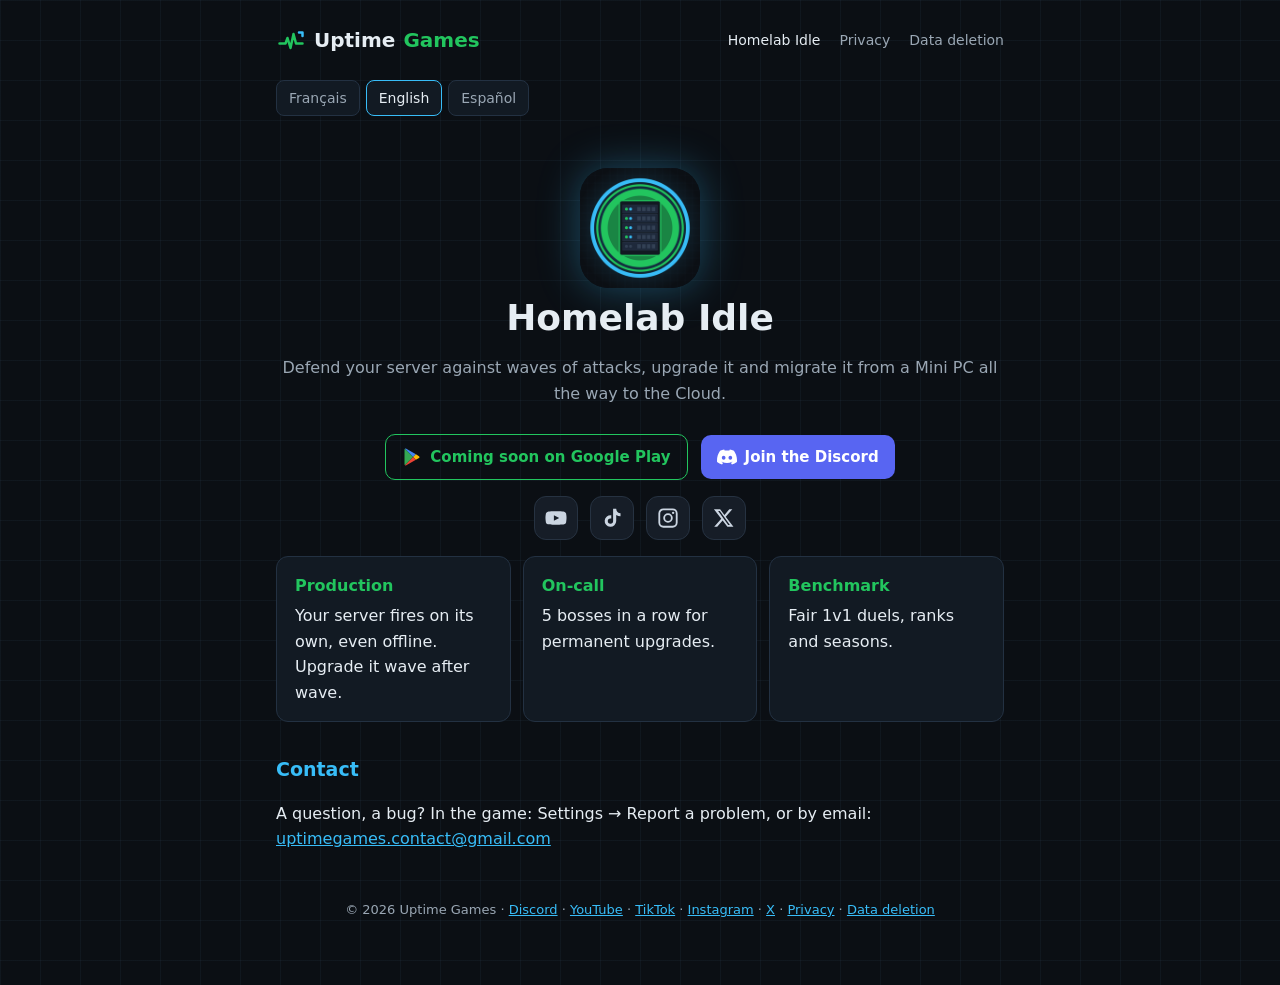
<file: index.html>
<!doctype html>
<html lang="fr">
<head>
  <meta charset="utf-8">
  <meta name="viewport" content="width=device-width, initial-scale=1">
  <title>Homelab Idle — Uptime Games</title>
  <link rel="icon" href="icon.png">
  <link rel="stylesheet" href="style.css">
  <style>
    .hero img { width: 120px; height: 120px; border-radius: 28px; box-shadow: 0 0 40px rgba(56,189,248,.35); }
    .feat { display: grid; grid-template-columns: repeat(auto-fit, minmax(200px, 1fr)); gap: 12px; }
    .feat .card { margin: 0; }
    .btn-discord { background: #5865f2; color: #fff; margin-left: 8px; }
    .feat b { display: block; color: var(--green); margin-bottom: 4px; }
    .hero .btn { display: inline-flex; align-items: center; gap: 8px; font-size: 15px; padding: 10px 16px; }
    .bi { width: 20px; height: 20px; flex: none; }
    .btn.soon { background: transparent; color: var(--green); border: 1px solid var(--green); cursor: default; }
    .socials { display: flex; justify-content: center; gap: 12px; margin: 16px 0 8px; }
    .socials a { display: grid; place-items: center; width: 44px; height: 44px; border-radius: 12px; background: #161d27; border: 1px solid #263241; color: #cbd5e1; transition: color .15s, border-color .15s, transform .15s; }
    .socials a:hover { transform: translateY(-2px); }
    .socials .s-youtube:hover { color: #fff; background: #ff0033; border-color: #ff0033; }
    .socials .s-tiktok:hover { color: #fff; background: #010101; border-color: #25f4ee; box-shadow: 2px 2px 0 #fe2c55; }
    .socials .s-instagram:hover { color: #fff; border-color: #dd2a7b; background: radial-gradient(circle at 30% 110%, #feda75 0%, #fa7e1e 25%, #d62976 55%, #962fbf 75%, #4f5bd5 100%); }
    .socials .s-x:hover { color: #000; background: #fff; border-color: #fff; }
    .socials svg { width: 22px; height: 22px; }
  </style>
</head>
<body>
<div class="wrap">
  <header>
    <a class="brand" data-href="index.html" href="index.html"><svg class="ug-mark" viewBox="0 0 120 120" aria-hidden="true"><path d="M14 74h24l8-22 12 40 12-56 10 38h26" fill="none" stroke="#22c55e" stroke-width="10" stroke-linecap="round" stroke-linejoin="round"/><path d="M92 30h14v14" fill="none" stroke="#38bdf8" stroke-width="10" stroke-linecap="round" stroke-linejoin="round"/></svg>Uptime <b>Games</b></a>
    <nav>
      <a class="on" data-href="index.html" href="index.html">Homelab Idle</a>
      <a data-href="privacy.html" href="privacy.html">Privacy</a>
      <a data-href="delete.html" href="delete.html">Data deletion</a>
    </nav>
  </header>
  <div class="langs"><button data-l="fr">Français</button><button data-l="en">English</button><button data-l="es">Español</button></div>

  <section lang="fr">
    <div class="hero">
      <img src="icon.png" alt="Homelab Idle">
      <h1>Homelab Idle</h1>
      <p class="muted">Défends ton serveur contre les vagues d'attaques, améliore-le et fais-le migrer du Mini PC jusqu'au Cloud.</p>
      <a class="btn soon" aria-disabled="true"><svg class="bi" viewBox="0 0 24 24" aria-hidden="true"><path fill="#34a853" d="M3.6 2.2 13.4 12l-9.8 9.8c-.4-.2-.6-.6-.6-1.1V3.3c0-.5.2-.9.6-1.1Z"/><path fill="#4285f4" d="M3.6 2.2c.4-.4 1-.4 1.6-.1l11.5 6.6-3.3 3.3-9.8-9.8Z"/><path fill="#fbbc04" d="m16.7 8.7-3.3 3.3 3.3 3.3 3.7-2.1c.8-.5.8-1.7 0-2.2l-3.7-2.3Z"/><path fill="#ea4335" d="M3.6 21.8 13.4 12l3.3 3.3L5.2 21.9c-.6.3-1.2.3-1.6-.1Z"/></svg>Bientôt sur Google Play</a>
      <a class="btn btn-discord" href="https://discord.gg/bAwJk3PTSf"><svg class="bi" viewBox="0 0 24 24" aria-hidden="true"><path fill="currentColor" d="M20.3 4.4A19.8 19.8 0 0 0 15.4 3l-.6 1.3a18.3 18.3 0 0 0-5.6 0L8.6 3a19.7 19.7 0 0 0-4.9 1.5C.6 9.1-.3 13.6.1 18.1a19.9 19.9 0 0 0 6 3l1.3-2.1a12.9 12.9 0 0 1-2-1l.5-.4a14.2 14.2 0 0 0 12.2 0l.5.4a12.9 12.9 0 0 1-2 1l1.3 2.1a19.8 19.8 0 0 0 6-3c.5-5.2-.8-9.7-3.6-13.7ZM8 15.4c-1.2 0-2.2-1.1-2.2-2.4S6.8 10.6 8 10.6s2.2 1.1 2.2 2.4-1 2.4-2.2 2.4Zm8 0c-1.2 0-2.2-1.1-2.2-2.4s1-2.4 2.2-2.4 2.2 1.1 2.2 2.4-1 2.4-2.2 2.4Z"/></svg>Rejoindre le Discord</a>
      <div class="socials"><a href="https://www.youtube.com/@uptime_games" target="_blank" rel="noopener" class="s-youtube" aria-label="YouTube" title="YouTube"><svg viewBox="0 0 24 24"><path fill="currentColor" d="M23 7.2a3 3 0 0 0-2.1-2.1C19 4.6 12 4.6 12 4.6s-7 0-8.9.5A3 3 0 0 0 1 7.2 31 31 0 0 0 .5 12a31 31 0 0 0 .5 4.8 3 3 0 0 0 2.1 2.1c1.9.5 8.9.5 8.9.5s7 0 8.9-.5a3 3 0 0 0 2.1-2.1 31 31 0 0 0 .5-4.8 31 31 0 0 0-.5-4.8ZM9.7 15.1V8.9l5.8 3.1-5.8 3.1Z"/></svg></a><a href="https://www.tiktok.com/@uptime_games" target="_blank" rel="noopener" class="s-tiktok" aria-label="TikTok" title="TikTok"><svg viewBox="0 0 24 24"><path fill="currentColor" d="M16.6 2h-3.4v13.4a2.9 2.9 0 1 1-2.9-2.9c.3 0 .6 0 .9.1V9.1a6.3 6.3 0 1 0 5.4 6.3V8.6a8 8 0 0 0 4.7 1.5V6.7a4.7 4.7 0 0 1-4.7-4.7Z"/></svg></a><a href="https://www.instagram.com/uptime_games" target="_blank" rel="noopener" class="s-instagram" aria-label="Instagram" title="Instagram"><svg viewBox="0 0 24 24"><path fill="none" stroke="currentColor" stroke-width="2" d="M7 2.5h10A4.5 4.5 0 0 1 21.5 7v10a4.5 4.5 0 0 1-4.5 4.5H7A4.5 4.5 0 0 1 2.5 17V7A4.5 4.5 0 0 1 7 2.5Z"/><circle cx="12" cy="12" r="4.2" fill="none" stroke="currentColor" stroke-width="2"/><circle cx="17.6" cy="6.4" r="1.3" fill="currentColor"/></svg></a><a href="https://x.com/uptime_games" target="_blank" rel="noopener" class="s-x" aria-label="X" title="X"><svg viewBox="0 0 24 24"><path fill="currentColor" d="M17.8 2.5h3.3l-7.2 8.2 8.4 10.8h-6.6l-5.2-6.7-5.9 6.7H1.3l7.7-8.8L1 2.5h6.8l4.7 6.1 5.3-6.1Zm-1.2 17h1.8L7.5 4.3H5.6l11 15.2Z"/></svg></a></div>
    </div>
    <div class="feat">
      <div class="card"><b>Production</b>Ton serveur tire tout seul, même hors ligne. Améliore-le vague après vague.</div>
      <div class="card"><b>Astreinte</b>5 boss d'affilée pour des améliorations permanentes.</div>
      <div class="card"><b>Benchmark</b>Duels 1v1 à armes égales, rangs et saisons.</div>
    </div>
    <h2>Contact</h2>
    <p>Une question, un bug ? Dans le jeu : Réglages → Signaler un problème, ou par mail : <a href="mailto:uptimegames.contact@gmail.com">uptimegames.contact@gmail.com</a></p>
  </section>

  <section lang="en">
    <div class="hero">
      <img src="icon.png" alt="Homelab Idle">
      <h1>Homelab Idle</h1>
      <p class="muted">Defend your server against waves of attacks, upgrade it and migrate it from a Mini PC all the way to the Cloud.</p>
      <a class="btn soon" aria-disabled="true"><svg class="bi" viewBox="0 0 24 24" aria-hidden="true"><path fill="#34a853" d="M3.6 2.2 13.4 12l-9.8 9.8c-.4-.2-.6-.6-.6-1.1V3.3c0-.5.2-.9.6-1.1Z"/><path fill="#4285f4" d="M3.6 2.2c.4-.4 1-.4 1.6-.1l11.5 6.6-3.3 3.3-9.8-9.8Z"/><path fill="#fbbc04" d="m16.7 8.7-3.3 3.3 3.3 3.3 3.7-2.1c.8-.5.8-1.7 0-2.2l-3.7-2.3Z"/><path fill="#ea4335" d="M3.6 21.8 13.4 12l3.3 3.3L5.2 21.9c-.6.3-1.2.3-1.6-.1Z"/></svg>Coming soon on Google Play</a>
      <a class="btn btn-discord" href="https://discord.gg/bAwJk3PTSf"><svg class="bi" viewBox="0 0 24 24" aria-hidden="true"><path fill="currentColor" d="M20.3 4.4A19.8 19.8 0 0 0 15.4 3l-.6 1.3a18.3 18.3 0 0 0-5.6 0L8.6 3a19.7 19.7 0 0 0-4.9 1.5C.6 9.1-.3 13.6.1 18.1a19.9 19.9 0 0 0 6 3l1.3-2.1a12.9 12.9 0 0 1-2-1l.5-.4a14.2 14.2 0 0 0 12.2 0l.5.4a12.9 12.9 0 0 1-2 1l1.3 2.1a19.8 19.8 0 0 0 6-3c.5-5.2-.8-9.7-3.6-13.7ZM8 15.4c-1.2 0-2.2-1.1-2.2-2.4S6.8 10.6 8 10.6s2.2 1.1 2.2 2.4-1 2.4-2.2 2.4Zm8 0c-1.2 0-2.2-1.1-2.2-2.4s1-2.4 2.2-2.4 2.2 1.1 2.2 2.4-1 2.4-2.2 2.4Z"/></svg>Join the Discord</a>
      <div class="socials"><a href="https://www.youtube.com/@uptime_games" target="_blank" rel="noopener" class="s-youtube" aria-label="YouTube" title="YouTube"><svg viewBox="0 0 24 24"><path fill="currentColor" d="M23 7.2a3 3 0 0 0-2.1-2.1C19 4.6 12 4.6 12 4.6s-7 0-8.9.5A3 3 0 0 0 1 7.2 31 31 0 0 0 .5 12a31 31 0 0 0 .5 4.8 3 3 0 0 0 2.1 2.1c1.9.5 8.9.5 8.9.5s7 0 8.9-.5a3 3 0 0 0 2.1-2.1 31 31 0 0 0 .5-4.8 31 31 0 0 0-.5-4.8ZM9.7 15.1V8.9l5.8 3.1-5.8 3.1Z"/></svg></a><a href="https://www.tiktok.com/@uptime_games" target="_blank" rel="noopener" class="s-tiktok" aria-label="TikTok" title="TikTok"><svg viewBox="0 0 24 24"><path fill="currentColor" d="M16.6 2h-3.4v13.4a2.9 2.9 0 1 1-2.9-2.9c.3 0 .6 0 .9.1V9.1a6.3 6.3 0 1 0 5.4 6.3V8.6a8 8 0 0 0 4.7 1.5V6.7a4.7 4.7 0 0 1-4.7-4.7Z"/></svg></a><a href="https://www.instagram.com/uptime_games" target="_blank" rel="noopener" class="s-instagram" aria-label="Instagram" title="Instagram"><svg viewBox="0 0 24 24"><path fill="none" stroke="currentColor" stroke-width="2" d="M7 2.5h10A4.5 4.5 0 0 1 21.5 7v10a4.5 4.5 0 0 1-4.5 4.5H7A4.5 4.5 0 0 1 2.5 17V7A4.5 4.5 0 0 1 7 2.5Z"/><circle cx="12" cy="12" r="4.2" fill="none" stroke="currentColor" stroke-width="2"/><circle cx="17.6" cy="6.4" r="1.3" fill="currentColor"/></svg></a><a href="https://x.com/uptime_games" target="_blank" rel="noopener" class="s-x" aria-label="X" title="X"><svg viewBox="0 0 24 24"><path fill="currentColor" d="M17.8 2.5h3.3l-7.2 8.2 8.4 10.8h-6.6l-5.2-6.7-5.9 6.7H1.3l7.7-8.8L1 2.5h6.8l4.7 6.1 5.3-6.1Zm-1.2 17h1.8L7.5 4.3H5.6l11 15.2Z"/></svg></a></div>
    </div>
    <div class="feat">
      <div class="card"><b>Production</b>Your server fires on its own, even offline. Upgrade it wave after wave.</div>
      <div class="card"><b>On-call</b>5 bosses in a row for permanent upgrades.</div>
      <div class="card"><b>Benchmark</b>Fair 1v1 duels, ranks and seasons.</div>
    </div>
    <h2>Contact</h2>
    <p>A question, a bug? In the game: Settings → Report a problem, or by email: <a href="mailto:uptimegames.contact@gmail.com">uptimegames.contact@gmail.com</a></p>
  </section>

  <section lang="es">
    <div class="hero">
      <img src="icon.png" alt="Homelab Idle">
      <h1>Homelab Idle</h1>
      <p class="muted">Defiende tu servidor de oleadas de ataques, mejóralo y migra del Mini PC hasta la Nube.</p>
      <a class="btn soon" aria-disabled="true"><svg class="bi" viewBox="0 0 24 24" aria-hidden="true"><path fill="#34a853" d="M3.6 2.2 13.4 12l-9.8 9.8c-.4-.2-.6-.6-.6-1.1V3.3c0-.5.2-.9.6-1.1Z"/><path fill="#4285f4" d="M3.6 2.2c.4-.4 1-.4 1.6-.1l11.5 6.6-3.3 3.3-9.8-9.8Z"/><path fill="#fbbc04" d="m16.7 8.7-3.3 3.3 3.3 3.3 3.7-2.1c.8-.5.8-1.7 0-2.2l-3.7-2.3Z"/><path fill="#ea4335" d="M3.6 21.8 13.4 12l3.3 3.3L5.2 21.9c-.6.3-1.2.3-1.6-.1Z"/></svg>Muy pronto en Google Play</a>
      <a class="btn btn-discord" href="https://discord.gg/bAwJk3PTSf"><svg class="bi" viewBox="0 0 24 24" aria-hidden="true"><path fill="currentColor" d="M20.3 4.4A19.8 19.8 0 0 0 15.4 3l-.6 1.3a18.3 18.3 0 0 0-5.6 0L8.6 3a19.7 19.7 0 0 0-4.9 1.5C.6 9.1-.3 13.6.1 18.1a19.9 19.9 0 0 0 6 3l1.3-2.1a12.9 12.9 0 0 1-2-1l.5-.4a14.2 14.2 0 0 0 12.2 0l.5.4a12.9 12.9 0 0 1-2 1l1.3 2.1a19.8 19.8 0 0 0 6-3c.5-5.2-.8-9.7-3.6-13.7ZM8 15.4c-1.2 0-2.2-1.1-2.2-2.4S6.8 10.6 8 10.6s2.2 1.1 2.2 2.4-1 2.4-2.2 2.4Zm8 0c-1.2 0-2.2-1.1-2.2-2.4s1-2.4 2.2-2.4 2.2 1.1 2.2 2.4-1 2.4-2.2 2.4Z"/></svg>Unirse al Discord</a>
      <div class="socials"><a href="https://www.youtube.com/@uptime_games" target="_blank" rel="noopener" class="s-youtube" aria-label="YouTube" title="YouTube"><svg viewBox="0 0 24 24"><path fill="currentColor" d="M23 7.2a3 3 0 0 0-2.1-2.1C19 4.6 12 4.6 12 4.6s-7 0-8.9.5A3 3 0 0 0 1 7.2 31 31 0 0 0 .5 12a31 31 0 0 0 .5 4.8 3 3 0 0 0 2.1 2.1c1.9.5 8.9.5 8.9.5s7 0 8.9-.5a3 3 0 0 0 2.1-2.1 31 31 0 0 0 .5-4.8 31 31 0 0 0-.5-4.8ZM9.7 15.1V8.9l5.8 3.1-5.8 3.1Z"/></svg></a><a href="https://www.tiktok.com/@uptime_games" target="_blank" rel="noopener" class="s-tiktok" aria-label="TikTok" title="TikTok"><svg viewBox="0 0 24 24"><path fill="currentColor" d="M16.6 2h-3.4v13.4a2.9 2.9 0 1 1-2.9-2.9c.3 0 .6 0 .9.1V9.1a6.3 6.3 0 1 0 5.4 6.3V8.6a8 8 0 0 0 4.7 1.5V6.7a4.7 4.7 0 0 1-4.7-4.7Z"/></svg></a><a href="https://www.instagram.com/uptime_games" target="_blank" rel="noopener" class="s-instagram" aria-label="Instagram" title="Instagram"><svg viewBox="0 0 24 24"><path fill="none" stroke="currentColor" stroke-width="2" d="M7 2.5h10A4.5 4.5 0 0 1 21.5 7v10a4.5 4.5 0 0 1-4.5 4.5H7A4.5 4.5 0 0 1 2.5 17V7A4.5 4.5 0 0 1 7 2.5Z"/><circle cx="12" cy="12" r="4.2" fill="none" stroke="currentColor" stroke-width="2"/><circle cx="17.6" cy="6.4" r="1.3" fill="currentColor"/></svg></a><a href="https://x.com/uptime_games" target="_blank" rel="noopener" class="s-x" aria-label="X" title="X"><svg viewBox="0 0 24 24"><path fill="currentColor" d="M17.8 2.5h3.3l-7.2 8.2 8.4 10.8h-6.6l-5.2-6.7-5.9 6.7H1.3l7.7-8.8L1 2.5h6.8l4.7 6.1 5.3-6.1Zm-1.2 17h1.8L7.5 4.3H5.6l11 15.2Z"/></svg></a></div>
    </div>
    <div class="feat">
      <div class="card"><b>Producción</b>Tu servidor dispara solo, incluso sin conexión. Mejóralo oleada tras oleada.</div>
      <div class="card"><b>Guardia</b>5 jefes seguidos para mejoras permanentes.</div>
      <div class="card"><b>Benchmark</b>Duelos 1v1 en igualdad, rangos y temporadas.</div>
    </div>
    <h2>Contacto</h2>
    <p>¿Una pregunta, un bug? En el juego: Ajustes → Informar de un problema, o por correo: <a href="mailto:uptimegames.contact@gmail.com">uptimegames.contact@gmail.com</a></p>
  </section>

  <footer>© 2026 Uptime Games · <a href="https://discord.gg/bAwJk3PTSf">Discord</a> · <a href="https://www.youtube.com/@uptime_games" target="_blank" rel="noopener">YouTube</a> · <a href="https://www.tiktok.com/@uptime_games" target="_blank" rel="noopener">TikTok</a> · <a href="https://www.instagram.com/uptime_games" target="_blank" rel="noopener">Instagram</a> · <a href="https://x.com/uptime_games" target="_blank" rel="noopener">X</a> · <a data-href="privacy.html" href="privacy.html">Privacy</a> · <a data-href="delete.html" href="delete.html">Data deletion</a></footer>
</div>
<script src="lang.js"></script>
</body>
</html>
</file>
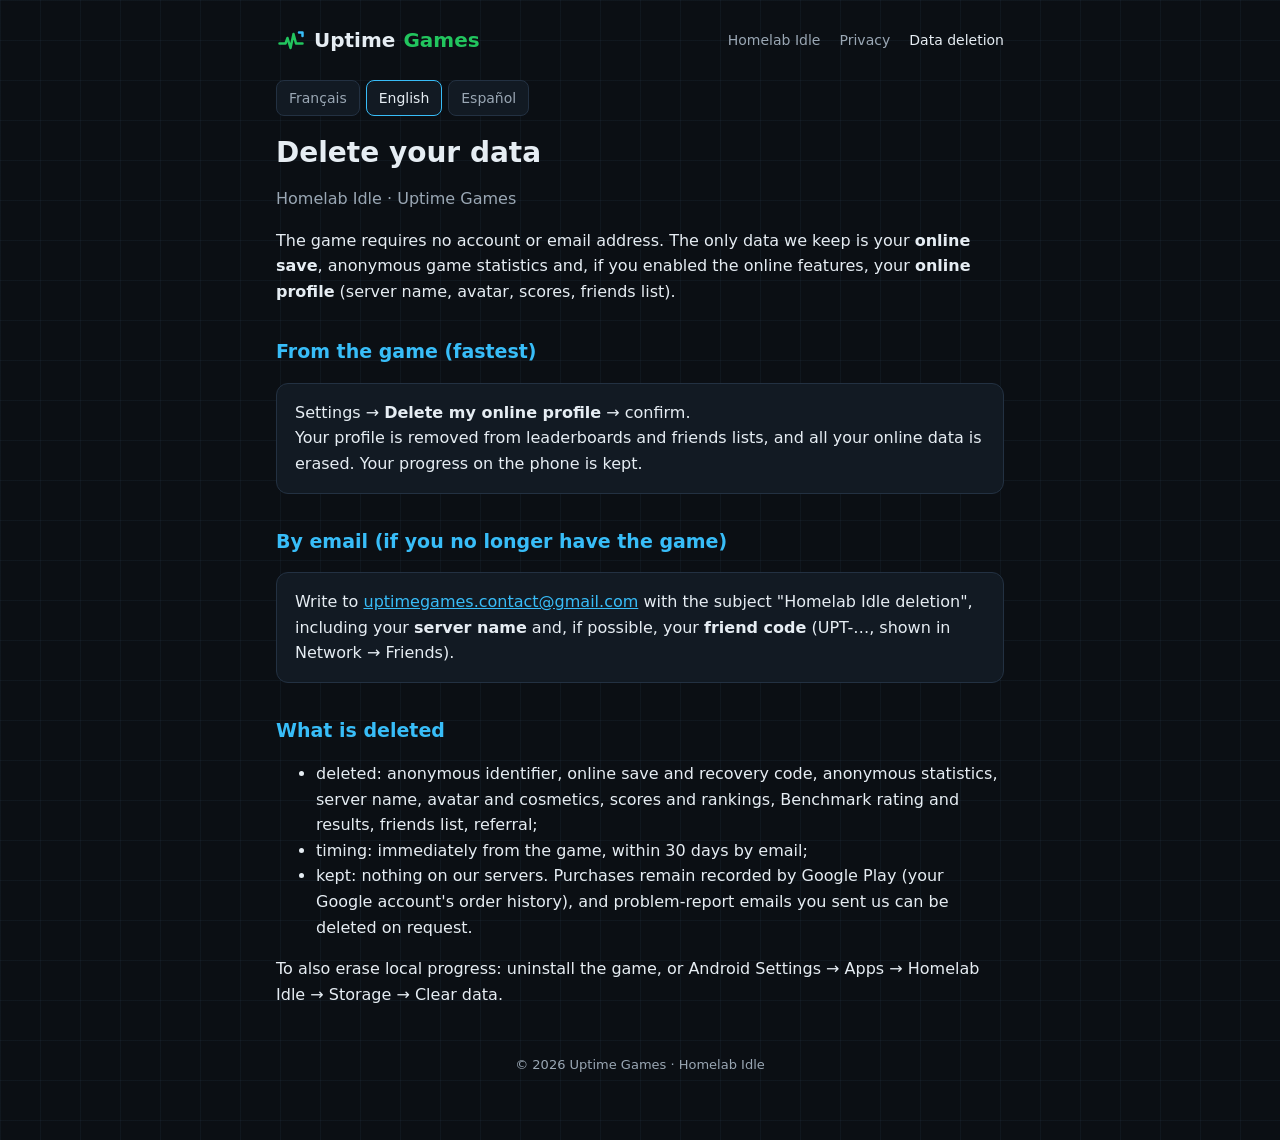
<file: delete.html>
<!doctype html>
<html lang="fr">
<head>
  <meta charset="utf-8">
  <meta name="viewport" content="width=device-width, initial-scale=1">
  <title>Homelab Idle — Suppression des données</title>
  <link rel="stylesheet" href="style.css">
</head>
<body>
<div class="wrap">
  <header>
    <a class="brand" data-href="index.html" href="index.html"><svg class="ug-mark" viewBox="0 0 120 120" aria-hidden="true"><path d="M14 74h24l8-22 12 40 12-56 10 38h26" fill="none" stroke="#22c55e" stroke-width="10" stroke-linecap="round" stroke-linejoin="round"/><path d="M92 30h14v14" fill="none" stroke="#38bdf8" stroke-width="10" stroke-linecap="round" stroke-linejoin="round"/></svg>Uptime <b>Games</b></a>
    <nav>
      <a data-href="index.html" href="index.html">Homelab Idle</a>
      <a data-href="privacy.html" href="privacy.html">Privacy</a>
      <a class="on" data-href="delete.html" href="delete.html">Data deletion</a>
    </nav>
  </header>
  <div class="langs"><button data-l="fr">Français</button><button data-l="en">English</button><button data-l="es">Español</button></div>

  <section lang="fr">
    <h1>Supprimer vos données</h1>
    <p class="muted">Homelab Idle · Uptime Games</p>
    <p>Le jeu ne demande aucun compte ni adresse mail. Les seules données que nous conservons sont votre <b>sauvegarde en ligne</b>, des statistiques de jeu anonymes et, si vous avez activé les fonctions en ligne, votre <b>profil en ligne</b> (nom de serveur, avatar, scores, liste d'amis).</p>

    <h2>Depuis le jeu (le plus rapide)</h2>
    <div class="card">
      Réglages → <b>Supprimer mon profil en ligne</b> → confirmer.<br>
      Votre profil disparaît des classements et des listes d'amis, et toutes vos données en ligne sont effacées. Votre progression sur le téléphone est conservée.
    </div>

    <h2>Par mail (si vous n'avez plus le jeu)</h2>
    <div class="card">
      Écrivez à <a href="mailto:uptimegames.contact@gmail.com">uptimegames.contact@gmail.com</a> avec pour objet « Suppression Homelab Idle », en indiquant votre <b>nom de serveur</b> et, si possible, votre <b>code ami</b> (UPT-…, visible dans Réseau → Amis).
    </div>

    <h2>Ce qui est supprimé</h2>
    <ul>
      <li>supprimé : identifiant anonyme, sauvegarde en ligne et code de récupération, statistiques anonymes, nom de serveur, avatar et cosmétiques, scores et classements, cote et résultats du Benchmark, liste d'amis, parrainage ;</li>
      <li>délai : immédiat depuis le jeu, sous 30 jours par mail ;</li>
      <li>conservé : rien côté serveur. Les achats restent enregistrés par Google Play (historique de commandes de votre compte Google), et les mails de signalement que vous nous avez envoyés peuvent être supprimés sur simple demande.</li>
    </ul>
    <p>Pour effacer aussi la progression locale : désinstallez le jeu, ou Paramètres Android → Applications → Homelab Idle → Stockage → Effacer les données.</p>
  </section>

  <section lang="en">
    <h1>Delete your data</h1>
    <p class="muted">Homelab Idle · Uptime Games</p>
    <p>The game requires no account or email address. The only data we keep is your <b>online save</b>, anonymous game statistics and, if you enabled the online features, your <b>online profile</b> (server name, avatar, scores, friends list).</p>

    <h2>From the game (fastest)</h2>
    <div class="card">
      Settings → <b>Delete my online profile</b> → confirm.<br>
      Your profile is removed from leaderboards and friends lists, and all your online data is erased. Your progress on the phone is kept.
    </div>

    <h2>By email (if you no longer have the game)</h2>
    <div class="card">
      Write to <a href="mailto:uptimegames.contact@gmail.com">uptimegames.contact@gmail.com</a> with the subject "Homelab Idle deletion", including your <b>server name</b> and, if possible, your <b>friend code</b> (UPT-…, shown in Network → Friends).
    </div>

    <h2>What is deleted</h2>
    <ul>
      <li>deleted: anonymous identifier, online save and recovery code, anonymous statistics, server name, avatar and cosmetics, scores and rankings, Benchmark rating and results, friends list, referral;</li>
      <li>timing: immediately from the game, within 30 days by email;</li>
      <li>kept: nothing on our servers. Purchases remain recorded by Google Play (your Google account's order history), and problem-report emails you sent us can be deleted on request.</li>
    </ul>
    <p>To also erase local progress: uninstall the game, or Android Settings → Apps → Homelab Idle → Storage → Clear data.</p>
  </section>

  <section lang="es">
    <h1>Eliminar tus datos</h1>
    <p class="muted">Homelab Idle · Uptime Games</p>
    <p>El juego no pide cuenta ni correo electrónico. Los únicos datos que conservamos son tu <b>guardado en línea</b>, estadísticas de juego anónimas y, si activaste las funciones en línea, tu <b>perfil en línea</b> (nombre de servidor, avatar, puntuaciones, lista de amigos).</p>

    <h2>Desde el juego (lo más rápido)</h2>
    <div class="card">
      Ajustes → <b>Eliminar mi perfil en línea</b> → confirmar.<br>
      Tu perfil desaparece de las clasificaciones y de las listas de amigos, y se borran todos tus datos en línea. Tu progreso en el teléfono se conserva.
    </div>

    <h2>Por correo (si ya no tienes el juego)</h2>
    <div class="card">
      Escribe a <a href="mailto:uptimegames.contact@gmail.com">uptimegames.contact@gmail.com</a> con el asunto «Eliminación Homelab Idle», indicando tu <b>nombre de servidor</b> y, si es posible, tu <b>código de amigo</b> (UPT-…, visible en Red → Amigos).
    </div>

    <h2>Qué se elimina</h2>
    <ul>
      <li>se elimina: identificador anónimo, guardado en línea y código de recuperación, estadísticas anónimas, nombre de servidor, avatar y cosméticos, puntuaciones y clasificaciones, valoración y resultados del Benchmark, lista de amigos, apadrinamiento;</li>
      <li>plazo: inmediato desde el juego, en 30 días por correo;</li>
      <li>se conserva: nada en nuestros servidores. Las compras quedan registradas en Google Play (historial de pedidos de tu cuenta de Google), y los correos de informe que nos enviaste se pueden borrar si lo pides.</li>
    </ul>
    <p>Para borrar también el progreso local: desinstala el juego, o Ajustes de Android → Aplicaciones → Homelab Idle → Almacenamiento → Borrar datos.</p>
  </section>

  <footer>© 2026 Uptime Games · Homelab Idle</footer>
</div>
<script src="lang.js"></script>
</body>
</html>
</file>
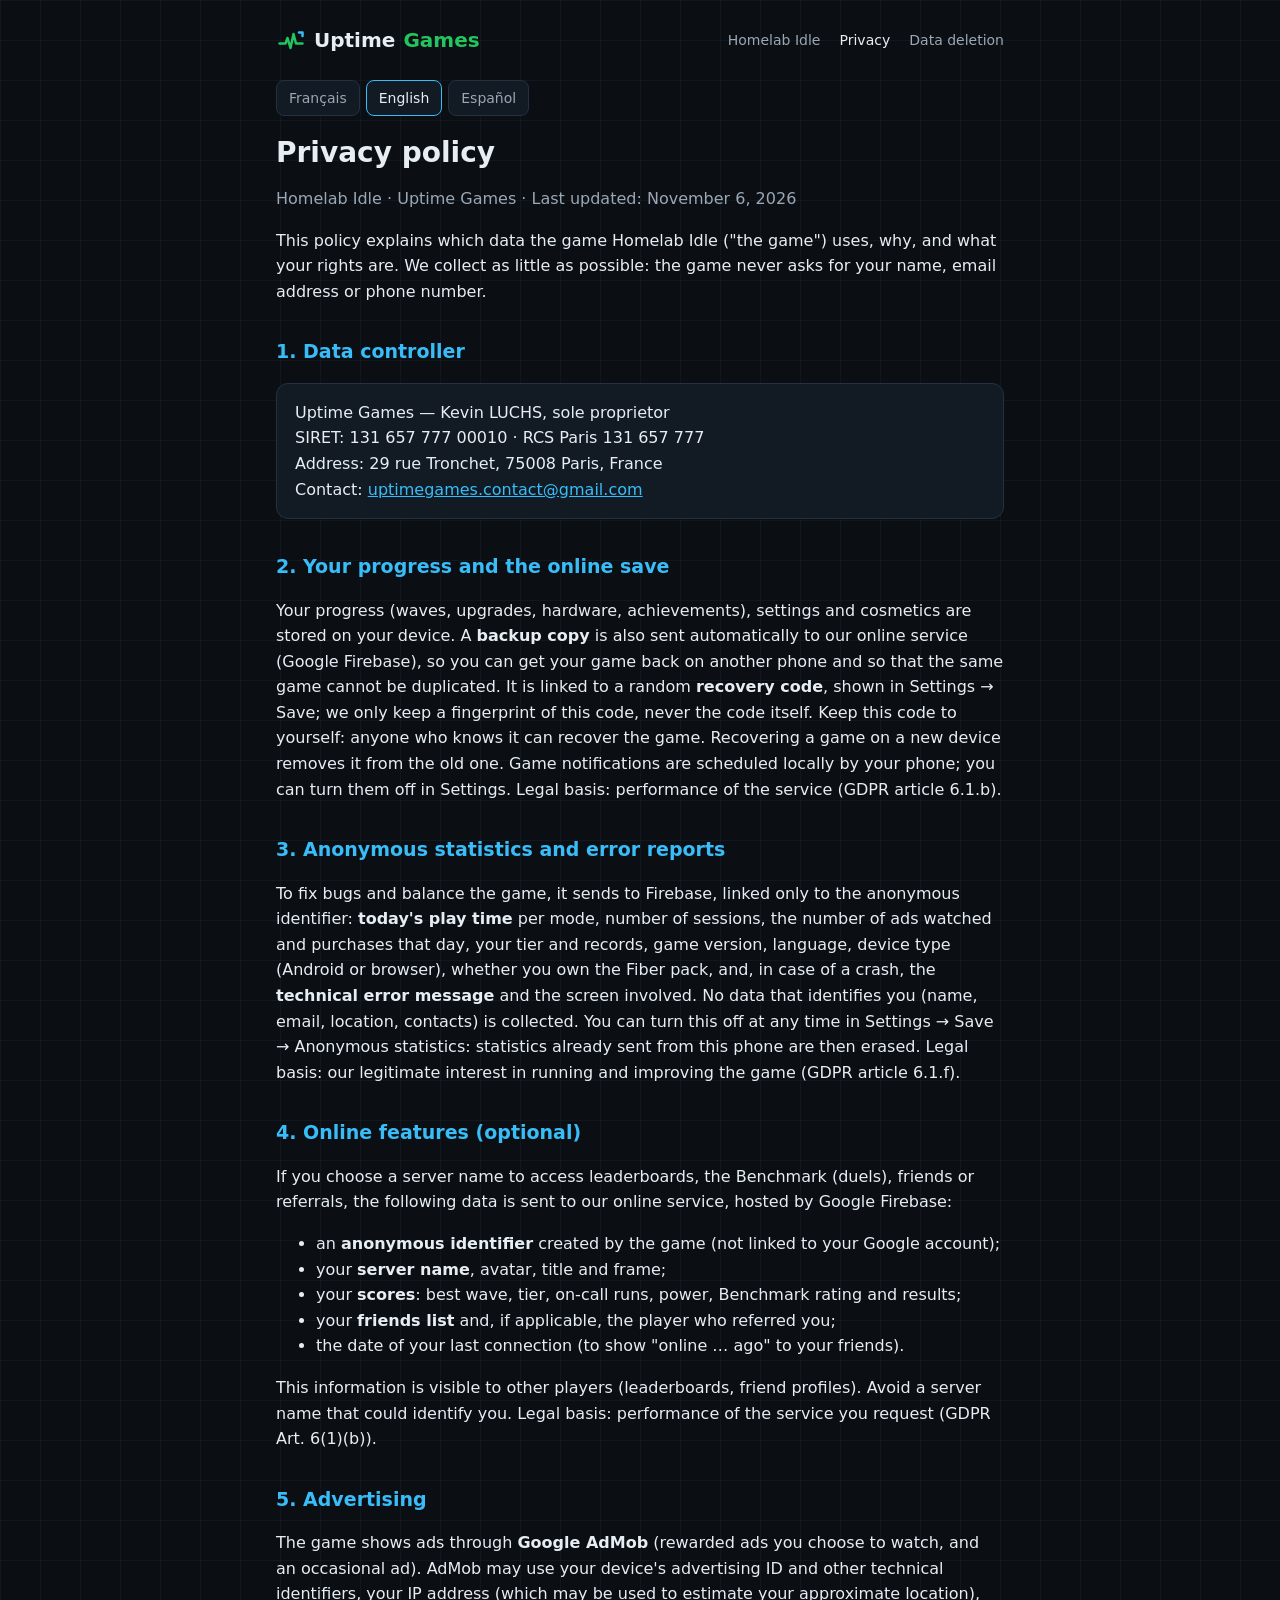
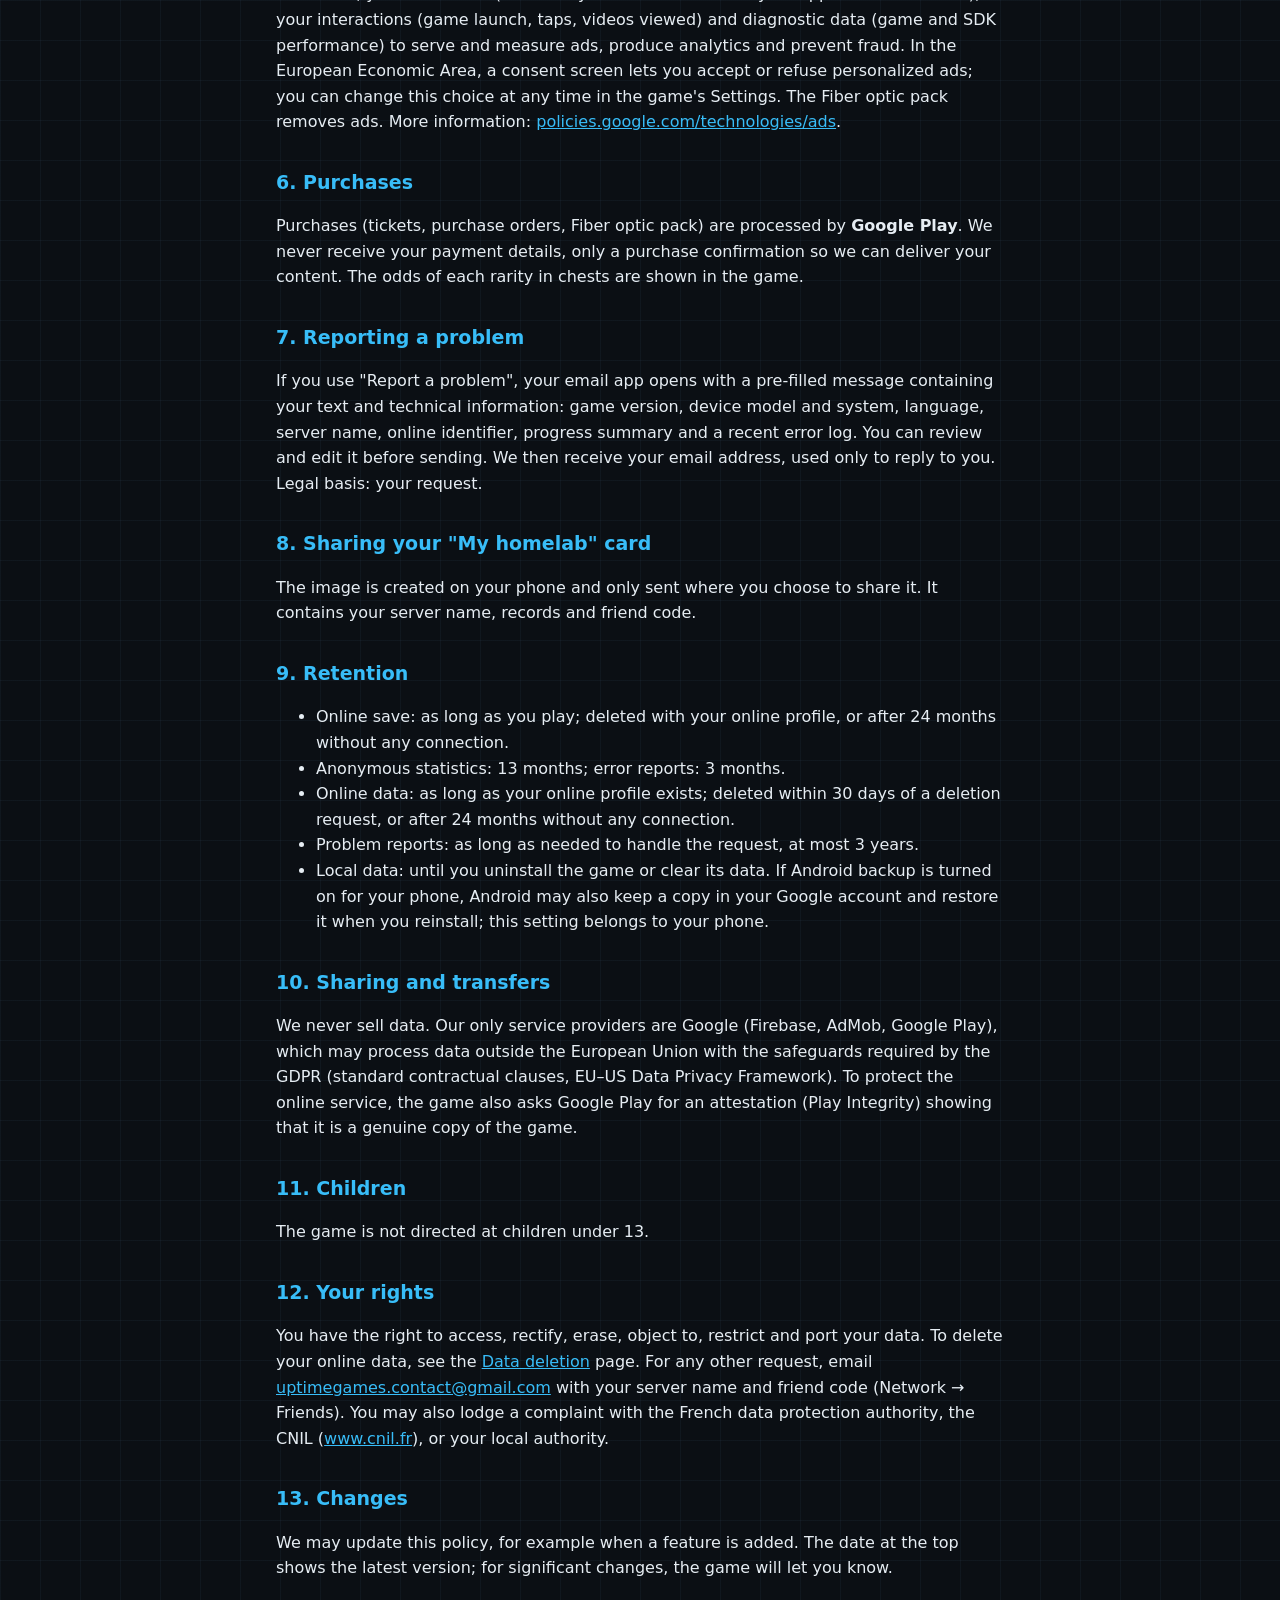
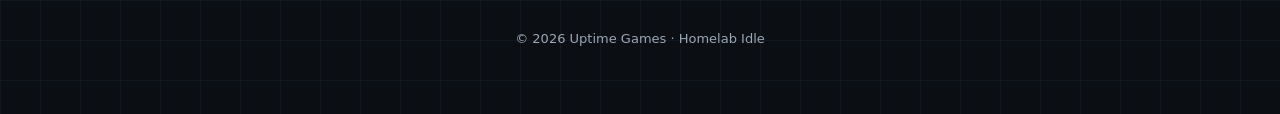
<file: privacy.html>
<!doctype html>
<html lang="fr">
<head>
  <meta charset="utf-8">
  <meta name="viewport" content="width=device-width, initial-scale=1">
  <title>Homelab Idle — Confidentialité</title>
  <link rel="stylesheet" href="style.css">
</head>
<body>
<div class="wrap">
  <header>
    <a class="brand" data-href="index.html" href="index.html"><svg class="ug-mark" viewBox="0 0 120 120" aria-hidden="true"><path d="M14 74h24l8-22 12 40 12-56 10 38h26" fill="none" stroke="#22c55e" stroke-width="10" stroke-linecap="round" stroke-linejoin="round"/><path d="M92 30h14v14" fill="none" stroke="#38bdf8" stroke-width="10" stroke-linecap="round" stroke-linejoin="round"/></svg>Uptime <b>Games</b></a>
    <nav>
      <a data-href="index.html" href="index.html">Homelab Idle</a>
      <a class="on" data-href="privacy.html" href="privacy.html">Privacy</a>
      <a data-href="delete.html" href="delete.html">Data deletion</a>
    </nav>
  </header>
  <div class="langs"><button data-l="fr">Français</button><button data-l="en">English</button><button data-l="es">Español</button></div>

  <!-- ===================================================== FRANÇAIS -->
  <section lang="fr">
    <h1>Politique de confidentialité</h1>
    <p class="muted">Homelab Idle · Uptime Games · Dernière mise à jour : 6 novembre 2026</p>

    <p>Cette politique explique quelles données le jeu Homelab Idle (« le jeu ») utilise, pourquoi, et quels sont vos droits. Nous collectons le minimum nécessaire : le jeu ne vous demande ni votre nom, ni votre adresse mail, ni votre numéro de téléphone.</p>

    <h2>1. Responsable du traitement</h2>
    <div class="card">
      Uptime Games — Kevin LUCHS, entrepreneur individuel<br>
      SIRET : 131 657 777 00010 · RCS Paris 131 657 777<br>
      Adresse : 29 rue Tronchet, 75008 Paris, France<br>
      Contact : <a href="mailto:uptimegames.contact@gmail.com">uptimegames.contact@gmail.com</a>
    </div>

    <h2>2. Votre progression et la sauvegarde en ligne</h2>
    <p>Votre progression (vagues, améliorations, matériel, succès), vos réglages et vos cosmétiques sont enregistrés sur votre appareil. Une <b>copie de sauvegarde</b> est aussi envoyée automatiquement à notre service en ligne (Google Firebase), pour que vous puissiez retrouver votre partie sur un autre téléphone et pour empêcher qu'une même partie soit dupliquée. Elle est rattachée à un <b>code de récupération</b> aléatoire, affiché dans Réglages → Sauvegarde ; nous ne conservons qu'une empreinte de ce code, jamais le code lui-même. Gardez ce code pour vous : toute personne qui le connaît peut récupérer la partie. Récupérer une partie sur un nouvel appareil la retire de l'ancien. Les notifications du jeu sont programmées localement par votre téléphone ; vous pouvez les couper dans les Réglages. Base légale : exécution du service (article 6.1.b du RGPD).</p>

    <h2>3. Statistiques anonymes et rapports d'erreurs</h2>
    <p>Pour corriger les bugs et équilibrer le jeu, celui-ci envoie à Firebase, rattachés au seul identifiant anonyme : le <b>temps de jeu du jour</b> par mode, le nombre de sessions, le nombre de pubs regardées et d'achats du jour, votre palier et vos records, la version du jeu, la langue, le type d'appareil (Android ou navigateur), si vous avez le pack Fibre optique, et, en cas de plantage, le <b>message d'erreur technique</b> et l'écran concerné. Aucune donnée permettant de vous identifier (nom, mail, position, contacts) n'est collectée. Vous pouvez désactiver cet envoi à tout moment dans Réglages → Sauvegarde → Statistiques anonymes : les statistiques déjà envoyées depuis ce téléphone sont alors effacées. Base légale : notre intérêt légitime à faire fonctionner et améliorer le jeu (article 6.1.f du RGPD).</p>

    <h2>4. Fonctions en ligne (facultatives)</h2>
    <p>Si vous choisissez un nom de serveur pour accéder aux classements, au Benchmark (duels), aux amis ou au parrainage, les données suivantes sont envoyées à notre service en ligne, hébergé par Google Firebase :</p>
    <ul>
      <li>un <b>identifiant anonyme</b> généré par le jeu (aucun lien avec votre compte Google) ;</li>
      <li>votre <b>nom de serveur</b>, votre avatar, votre titre et votre cadre ;</li>
      <li>vos <b>scores</b> : meilleure vague, palier, astreintes, puissance, cote et résultats du Benchmark ;</li>
      <li>votre <b>liste d'amis</b> et, le cas échéant, le parrain qui vous a invité ;</li>
      <li>la date de votre dernière connexion (pour afficher « en ligne il y a… » à vos amis).</li>
    </ul>
    <p>Ces informations sont visibles des autres joueurs (classements, profils d'amis). Évitez de choisir un nom de serveur qui permet de vous identifier. Base légale : exécution du service que vous demandez (article 6.1.b du RGPD).</p>

    <h2>5. Publicités</h2>
    <p>Le jeu affiche des publicités via <b>Google AdMob</b> (pubs récompensées que vous choisissez de regarder, et une pub occasionnelle). AdMob peut utiliser l'identifiant publicitaire de votre appareil et d'autres identifiants techniques, votre adresse IP (qui peut servir à estimer votre position approximative), vos interactions (lancement du jeu, appuis, vidéos vues) et des données de diagnostic (performances du jeu et du SDK), pour afficher et mesurer les publicités, établir des statistiques et prévenir la fraude. Dans l'Espace économique européen, une fenêtre de consentement vous permet d'accepter ou de refuser les publicités personnalisées ; vous pouvez modifier ce choix à tout moment depuis les Réglages du jeu. Le pack Fibre optique supprime les publicités. Plus d'informations : <a href="https://policies.google.com/technologies/ads">policies.google.com/technologies/ads</a>.</p>

    <h2>6. Achats</h2>
    <p>Les achats (tickets, bons de commande, pack Fibre optique) sont traités par <b>Google Play</b>. Nous ne recevons jamais vos coordonnées bancaires : seulement une confirmation d'achat pour vous donner votre contenu. Les chances d'obtention de chaque rareté dans les coffres sont affichées dans le jeu.</p>

    <h2>7. Signalement d'un problème</h2>
    <p>Si vous utilisez « Signaler un problème », votre application de messagerie s'ouvre avec un message prérempli. Il contient votre texte et des informations techniques : version du jeu, modèle et système de l'appareil, langue, nom de serveur, identifiant en ligne et résumé de progression, ainsi qu'un journal d'erreurs récent. Vous pouvez le relire et le modifier avant l'envoi. Nous recevons alors votre adresse mail ; elle sert uniquement à vous répondre. Base légale : votre demande.</p>

    <h2>8. Partage de votre carte « Mon homelab »</h2>
    <p>L'image est créée sur votre téléphone et n'est envoyée que là où vous choisissez de la partager. Elle contient votre nom de serveur, vos records et votre code ami.</p>

    <h2>9. Durée de conservation</h2>
    <ul>
      <li>Sauvegarde en ligne : tant que vous jouez ; supprimée avec votre profil en ligne, ou après 24 mois sans aucune connexion.</li>
      <li>Statistiques anonymes : 13 mois ; rapports d'erreurs : 3 mois.</li>
      <li>Données en ligne : tant que votre profil en ligne existe ; supprimées sous 30 jours après une demande de suppression, ou après 24 mois sans aucune connexion.</li>
      <li>Messages de signalement : le temps de traiter la demande, au plus 3 ans.</li>
      <li>Données locales : jusqu'à la désinstallation du jeu ou l'effacement de ses données. Si la sauvegarde Android est activée sur votre téléphone, Android peut aussi en conserver une copie dans votre compte Google et la restaurer à la réinstallation ; ce réglage dépend de votre téléphone.</li>
    </ul>

    <h2>10. Partage et transferts</h2>
    <p>Nous ne vendons aucune donnée. Nos seuls prestataires sont Google (Firebase, AdMob, Google Play), qui peut traiter des données hors de l'Union européenne avec les garanties prévues par le RGPD (clauses contractuelles types, cadre de protection des données UE–États-Unis). Pour protéger le service en ligne, le jeu demande aussi à Google Play une attestation (Play Integrity) montrant qu'il s'agit d'une copie authentique du jeu.</p>

    <h2>11. Enfants</h2>
    <p>Le jeu ne s'adresse pas aux enfants de moins de 13 ans. En France, le consentement aux publicités personnalisées d'un mineur de moins de 15 ans doit être donné avec un titulaire de l'autorité parentale.</p>

    <h2>12. Vos droits</h2>
    <p>Vous disposez des droits d'accès, de rectification, d'effacement, d'opposition, de limitation et de portabilité de vos données. Pour supprimer vos données en ligne, consultez la page <a data-href="delete.html" href="delete.html">Suppression des données</a>. Pour toute autre demande, écrivez-nous à <a href="mailto:uptimegames.contact@gmail.com">uptimegames.contact@gmail.com</a> en indiquant votre nom de serveur et votre code ami (Réseau → Amis). Vous pouvez aussi adresser une réclamation à la CNIL (<a href="https://www.cnil.fr">www.cnil.fr</a>).</p>

    <h2>13. Modifications</h2>
    <p>Nous pouvons mettre à jour cette politique, par exemple quand une fonction est ajoutée. La date en haut de page indique la dernière version ; en cas de changement important, le jeu vous en informera.</p>
  </section>

  <!-- ===================================================== ENGLISH -->
  <section lang="en">
    <h1>Privacy policy</h1>
    <p class="muted">Homelab Idle · Uptime Games · Last updated: November 6, 2026</p>

    <p>This policy explains which data the game Homelab Idle ("the game") uses, why, and what your rights are. We collect as little as possible: the game never asks for your name, email address or phone number.</p>

    <h2>1. Data controller</h2>
    <div class="card">
      Uptime Games — Kevin LUCHS, sole proprietor<br>
      SIRET: 131 657 777 00010 · RCS Paris 131 657 777<br>
      Address: 29 rue Tronchet, 75008 Paris, France<br>
      Contact: <a href="mailto:uptimegames.contact@gmail.com">uptimegames.contact@gmail.com</a>
    </div>

    <h2>2. Your progress and the online save</h2>
    <p>Your progress (waves, upgrades, hardware, achievements), settings and cosmetics are stored on your device. A <b>backup copy</b> is also sent automatically to our online service (Google Firebase), so you can get your game back on another phone and so that the same game cannot be duplicated. It is linked to a random <b>recovery code</b>, shown in Settings → Save; we only keep a fingerprint of this code, never the code itself. Keep this code to yourself: anyone who knows it can recover the game. Recovering a game on a new device removes it from the old one. Game notifications are scheduled locally by your phone; you can turn them off in Settings. Legal basis: performance of the service (GDPR article 6.1.b).</p>

    <h2>3. Anonymous statistics and error reports</h2>
    <p>To fix bugs and balance the game, it sends to Firebase, linked only to the anonymous identifier: <b>today's play time</b> per mode, number of sessions, the number of ads watched and purchases that day, your tier and records, game version, language, device type (Android or browser), whether you own the Fiber pack, and, in case of a crash, the <b>technical error message</b> and the screen involved. No data that identifies you (name, email, location, contacts) is collected. You can turn this off at any time in Settings → Save → Anonymous statistics: statistics already sent from this phone are then erased. Legal basis: our legitimate interest in running and improving the game (GDPR article 6.1.f).</p>

    <h2>4. Online features (optional)</h2>
    <p>If you choose a server name to access leaderboards, the Benchmark (duels), friends or referrals, the following data is sent to our online service, hosted by Google Firebase:</p>
    <ul>
      <li>an <b>anonymous identifier</b> created by the game (not linked to your Google account);</li>
      <li>your <b>server name</b>, avatar, title and frame;</li>
      <li>your <b>scores</b>: best wave, tier, on-call runs, power, Benchmark rating and results;</li>
      <li>your <b>friends list</b> and, if applicable, the player who referred you;</li>
      <li>the date of your last connection (to show "online … ago" to your friends).</li>
    </ul>
    <p>This information is visible to other players (leaderboards, friend profiles). Avoid a server name that could identify you. Legal basis: performance of the service you request (GDPR Art. 6(1)(b)).</p>

    <h2>5. Advertising</h2>
    <p>The game shows ads through <b>Google AdMob</b> (rewarded ads you choose to watch, and an occasional ad). AdMob may use your device's advertising ID and other technical identifiers, your IP address (which may be used to estimate your approximate location), your interactions (game launch, taps, videos viewed) and diagnostic data (game and SDK performance) to serve and measure ads, produce analytics and prevent fraud. In the European Economic Area, a consent screen lets you accept or refuse personalized ads; you can change this choice at any time in the game's Settings. The Fiber optic pack removes ads. More information: <a href="https://policies.google.com/technologies/ads">policies.google.com/technologies/ads</a>.</p>

    <h2>6. Purchases</h2>
    <p>Purchases (tickets, purchase orders, Fiber optic pack) are processed by <b>Google Play</b>. We never receive your payment details, only a purchase confirmation so we can deliver your content. The odds of each rarity in chests are shown in the game.</p>

    <h2>7. Reporting a problem</h2>
    <p>If you use "Report a problem", your email app opens with a pre-filled message containing your text and technical information: game version, device model and system, language, server name, online identifier, progress summary and a recent error log. You can review and edit it before sending. We then receive your email address, used only to reply to you. Legal basis: your request.</p>

    <h2>8. Sharing your "My homelab" card</h2>
    <p>The image is created on your phone and only sent where you choose to share it. It contains your server name, records and friend code.</p>

    <h2>9. Retention</h2>
    <ul>
      <li>Online save: as long as you play; deleted with your online profile, or after 24 months without any connection.</li>
      <li>Anonymous statistics: 13 months; error reports: 3 months.</li>
      <li>Online data: as long as your online profile exists; deleted within 30 days of a deletion request, or after 24 months without any connection.</li>
      <li>Problem reports: as long as needed to handle the request, at most 3 years.</li>
      <li>Local data: until you uninstall the game or clear its data. If Android backup is turned on for your phone, Android may also keep a copy in your Google account and restore it when you reinstall; this setting belongs to your phone.</li>
    </ul>

    <h2>10. Sharing and transfers</h2>
    <p>We never sell data. Our only service providers are Google (Firebase, AdMob, Google Play), which may process data outside the European Union with the safeguards required by the GDPR (standard contractual clauses, EU–US Data Privacy Framework). To protect the online service, the game also asks Google Play for an attestation (Play Integrity) showing that it is a genuine copy of the game.</p>

    <h2>11. Children</h2>
    <p>The game is not directed at children under 13.</p>

    <h2>12. Your rights</h2>
    <p>You have the right to access, rectify, erase, object to, restrict and port your data. To delete your online data, see the <a data-href="delete.html" href="delete.html">Data deletion</a> page. For any other request, email <a href="mailto:uptimegames.contact@gmail.com">uptimegames.contact@gmail.com</a> with your server name and friend code (Network → Friends). You may also lodge a complaint with the French data protection authority, the CNIL (<a href="https://www.cnil.fr">www.cnil.fr</a>), or your local authority.</p>

    <h2>13. Changes</h2>
    <p>We may update this policy, for example when a feature is added. The date at the top shows the latest version; for significant changes, the game will let you know.</p>
  </section>

  <!-- ===================================================== ESPAÑOL -->
  <section lang="es">
    <h1>Política de privacidad</h1>
    <p class="muted">Homelab Idle · Uptime Games · Última actualización: 6 de noviembre de 2026</p>

    <p>Esta política explica qué datos utiliza el juego Homelab Idle («el juego»), por qué y cuáles son tus derechos. Recogemos lo mínimo: el juego nunca te pide tu nombre, tu correo electrónico ni tu número de teléfono.</p>

    <h2>1. Responsable del tratamiento</h2>
    <div class="card">
      Uptime Games — Kevin LUCHS, empresario individual<br>
      SIRET: 131 657 777 00010 · RCS Paris 131 657 777<br>
      Dirección: 29 rue Tronchet, 75008 Paris, Francia<br>
      Contacto: <a href="mailto:uptimegames.contact@gmail.com">uptimegames.contact@gmail.com</a>
    </div>

    <h2>2. Tu progreso y el guardado en línea</h2>
    <p>Tu progreso (oleadas, mejoras, hardware, logros), tus ajustes y tus cosméticos se guardan en tu dispositivo. También se envía automáticamente una <b>copia de seguridad</b> a nuestro servicio en línea (Google Firebase), para que puedas recuperar tu partida en otro teléfono y para impedir que una misma partida se duplique. Está vinculada a un <b>código de recuperación</b> aleatorio, que aparece en Ajustes → Guardado; solo conservamos una huella de ese código, nunca el código. Guárdalo para ti: cualquiera que lo conozca puede recuperar la partida. Recuperar una partida en un dispositivo nuevo la retira del antiguo. Las notificaciones del juego las programa tu teléfono localmente; puedes desactivarlas en Ajustes. Base legal: ejecución del servicio (artículo 6.1.b del RGPD).</p>

    <h2>3. Estadísticas anónimas e informes de errores</h2>
    <p>Para corregir errores y equilibrar el juego, este envía a Firebase, vinculado solo al identificador anónimo: el <b>tiempo de juego del día</b> por modo, el número de sesiones, el número de anuncios vistos y de compras del día, tu nivel y tus récords, la versión del juego, el idioma, el tipo de dispositivo (Android o navegador), si tienes el pack Fibra óptica y, en caso de fallo, el <b>mensaje de error técnico</b> y la pantalla afectada. No se recoge ningún dato que te identifique (nombre, correo, ubicación, contactos). Puedes desactivarlo en cualquier momento en Ajustes → Guardado → Estadísticas anónimas: las estadísticas ya enviadas desde este teléfono se borran. Base legal: nuestro interés legítimo en hacer funcionar y mejorar el juego (artículo 6.1.f del RGPD).</p>

    <h2>4. Funciones en línea (opcionales)</h2>
    <p>Si eliges un nombre de servidor para acceder a las clasificaciones, al Benchmark (duelos), a los amigos o al apadrinamiento, se envían los siguientes datos a nuestro servicio en línea, alojado en Google Firebase:</p>
    <ul>
      <li>un <b>identificador anónimo</b> creado por el juego (sin vínculo con tu cuenta de Google);</li>
      <li>tu <b>nombre de servidor</b>, avatar, título y marco;</li>
      <li>tus <b>puntuaciones</b>: mejor oleada, nivel, guardias, potencia, valoración y resultados del Benchmark;</li>
      <li>tu <b>lista de amigos</b> y, en su caso, quién te apadrinó;</li>
      <li>la fecha de tu última conexión (para mostrar «en línea hace…» a tus amigos).</li>
    </ul>
    <p>Esta información es visible para otros jugadores (clasificaciones, perfiles de amigos). Evita un nombre de servidor que permita identificarte. Base jurídica: ejecución del servicio que solicitas (art. 6.1.b del RGPD).</p>

    <h2>5. Publicidad</h2>
    <p>El juego muestra anuncios mediante <b>Google AdMob</b> (anuncios con recompensa que eliges ver y un anuncio ocasional). AdMob puede usar el identificador publicitario de tu dispositivo y otros identificadores técnicos, tu dirección IP (que puede servir para estimar tu ubicación aproximada), tus interacciones (inicio del juego, toques, vídeos vistos) y datos de diagnóstico (rendimiento del juego y del SDK) para mostrar y medir los anuncios, elaborar estadísticas y prevenir el fraude. En el Espacio Económico Europeo, una ventana de consentimiento te permite aceptar o rechazar los anuncios personalizados; puedes cambiar tu elección en cualquier momento en los Ajustes del juego. El pack Fibra óptica elimina los anuncios. Más información: <a href="https://policies.google.com/technologies/ads">policies.google.com/technologies/ads</a>.</p>

    <h2>6. Compras</h2>
    <p>Las compras (tickets, órdenes de compra, pack Fibra óptica) las gestiona <b>Google Play</b>. Nunca recibimos tus datos bancarios, solo una confirmación de compra para entregarte el contenido. Las probabilidades de cada rareza en los cofres se muestran en el juego.</p>

    <h2>7. Informar de un problema</h2>
    <p>Si usas «Informar de un problema», se abre tu aplicación de correo con un mensaje rellenado que contiene tu texto e información técnica: versión del juego, modelo y sistema del dispositivo, idioma, nombre de servidor, identificador en línea, resumen del progreso y un registro de errores reciente. Puedes revisarlo y modificarlo antes de enviarlo. Recibimos entonces tu correo electrónico, que solo usamos para responderte. Base jurídica: tu solicitud.</p>

    <h2>8. Compartir tu tarjeta «Mi homelab»</h2>
    <p>La imagen se crea en tu teléfono y solo se envía donde decidas compartirla. Contiene tu nombre de servidor, tus récords y tu código de amigo.</p>

    <h2>9. Conservación</h2>
    <ul>
      <li>Guardado en línea: mientras juegues; se elimina con tu perfil en línea, o tras 24 meses sin conexión.</li>
      <li>Estadísticas anónimas: 13 meses; informes de errores: 3 meses.</li>
      <li>Datos en línea: mientras exista tu perfil en línea; se eliminan en 30 días tras una solicitud de eliminación, o tras 24 meses sin conexión.</li>
      <li>Informes de problemas: el tiempo necesario para tratarlos, como máximo 3 años.</li>
      <li>Datos locales: hasta que desinstales el juego o borres sus datos. Si la copia de seguridad de Android está activada en tu teléfono, Android también puede conservar una copia en tu cuenta de Google y restaurarla al reinstalar; este ajuste depende de tu teléfono.</li>
    </ul>

    <h2>10. Cesión y transferencias</h2>
    <p>No vendemos ningún dato. Nuestros únicos proveedores son Google (Firebase, AdMob, Google Play), que puede tratar datos fuera de la Unión Europea con las garantías exigidas por el RGPD (cláusulas contractuales tipo, Marco de Privacidad de Datos UE–EE. UU.). Para proteger el servicio en línea, el juego también solicita a Google Play una certificación (Play Integrity) que demuestra que es una copia auténtica del juego.</p>

    <h2>11. Menores</h2>
    <p>El juego no está dirigido a menores de 13 años.</p>

    <h2>12. Tus derechos</h2>
    <p>Tienes derecho de acceso, rectificación, supresión, oposición, limitación y portabilidad. Para eliminar tus datos en línea, consulta la página <a data-href="delete.html" href="delete.html">Eliminación de datos</a>. Para cualquier otra solicitud, escríbenos a <a href="mailto:uptimegames.contact@gmail.com">uptimegames.contact@gmail.com</a> indicando tu nombre de servidor y tu código de amigo (Red → Amigos). También puedes presentar una reclamación ante la CNIL (<a href="https://www.cnil.fr">www.cnil.fr</a>) o ante tu autoridad de protección de datos.</p>

    <h2>13. Cambios</h2>
    <p>Podemos actualizar esta política, por ejemplo al añadir una función. La fecha de arriba indica la última versión; si hay cambios importantes, el juego te avisará.</p>
  </section>

  <footer>© 2026 Uptime Games · Homelab Idle</footer>
</div>
<script src="lang.js"></script>
</body>
</html>
</file>
<file: style.css>
:root {
  --bg: #0b0f14; --panel: #121a23; --line: #233142; --text: #e6edf3; --muted: #9aa7b4;
  --accent: #38bdf8; --green: #22c55e; --todo: #f59e0b;
}
* { box-sizing: border-box; }
body {
  margin: 0; background: var(--bg); color: var(--text);
  font: 16px/1.6 system-ui, -apple-system, "Segoe UI", Roboto, sans-serif;
  background-image: linear-gradient(rgba(80,120,160,.08) 1px, transparent 1px), linear-gradient(90deg, rgba(80,120,160,.08) 1px, transparent 1px);
  background-size: 40px 40px;
}
.wrap { max-width: 760px; margin: 0 auto; padding: 24px 16px 64px; }
header { display: flex; align-items: center; justify-content: space-between; gap: 12px; flex-wrap: wrap; margin-bottom: 24px; }
.brand { display: inline-flex; align-items: center; gap: 8px; font-weight: 800; font-size: 20px; color: var(--text); text-decoration: none; }
.brand b { color: var(--green); }
.ug-mark { width: 30px; height: 30px; }
nav a { color: var(--muted); text-decoration: none; margin-left: 14px; font-size: 14px; }
nav a:hover, nav a.on { color: var(--text); }
.langs { display: flex; gap: 6px; margin: 0 0 20px; }
.langs button {
  background: var(--panel); color: var(--muted); border: 1px solid var(--line); border-radius: 8px;
  padding: 6px 12px; font: inherit; font-size: 14px; cursor: pointer;
}
.langs button.on { color: var(--text); border-color: var(--accent); }
section[lang] { display: none; }
section[lang].on { display: block; }
h1 { font-size: 28px; line-height: 1.2; margin: 0 0 6px; }
h2 { font-size: 19px; margin: 32px 0 8px; color: var(--accent); }
.muted { color: var(--muted); }
.card { background: var(--panel); border: 1px solid var(--line); border-radius: 12px; padding: 16px 18px; margin: 16px 0; }
table { width: 100%; border-collapse: collapse; font-size: 14px; }
th, td { text-align: left; vertical-align: top; padding: 8px; border-bottom: 1px solid var(--line); }
th { color: var(--muted); font-weight: 600; }
a { color: var(--accent); }
.todo { color: var(--todo); font-weight: 700; }
.hero { text-align: center; padding: 32px 0 8px; }
.hero h1 { font-size: 36px; }
.btn { display: inline-block; background: var(--green); color: #04130a; font-weight: 700; padding: 10px 18px; border-radius: 10px; text-decoration: none; margin-top: 12px; }
footer { margin-top: 48px; color: var(--muted); font-size: 13px; text-align: center; }
@media (max-width: 520px) { th, td { display: block; padding: 4px 0; } tr { display: block; padding: 8px 0; border-bottom: 1px solid var(--line); } th, td { border: 0; } thead { display: none; } }
</file>
